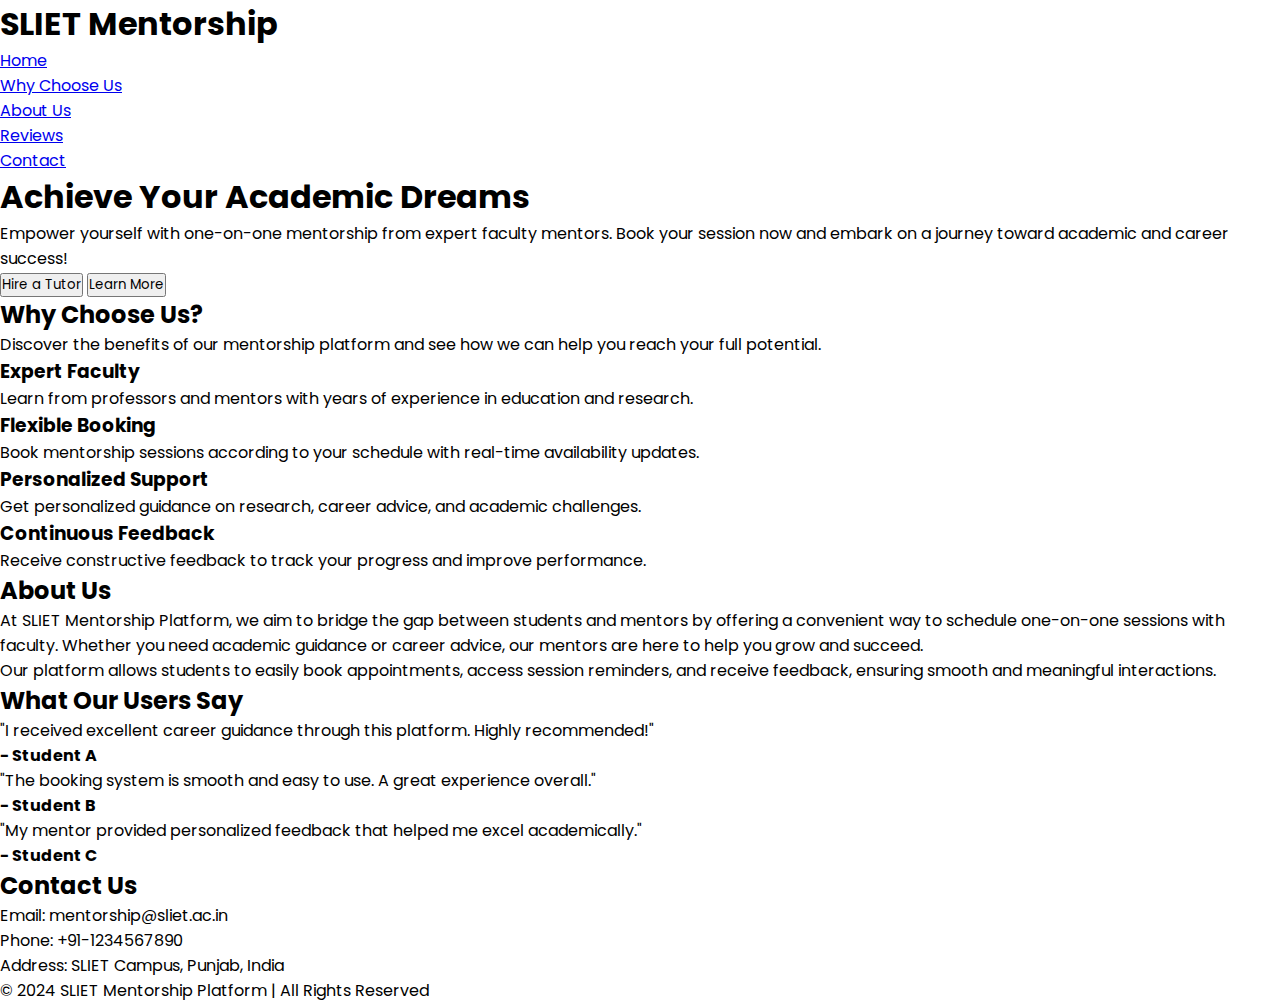
<file: home.html>
<!doctype html>
<html lang="en">
  <head>
    <meta charset="UTF-8" />
    <meta name="viewport" content="width=device-width, initial-scale=1.0" />
    <link rel="stylesheet" href="main.css" />
    <title>SLIET Mentorship Platform</title>
  </head>
  <body>
    <nav class="navbar">
      <div class="nav-logo">
        <h1>SLIET <span class="highlight">Mentorship</span></h1>
      </div>
      <ul class="nav-links">
        <li><a href="#">Home</a></li>
        <li><a href="#why-choose-us">Why Choose Us</a></li>
        <li><a href="#about-us">About Us</a></li>
        <li><a href="#reviews">Reviews</a></li>
        <li><a href="#contact-details">Contact</a></li>
      </ul>
    </nav>

    <header class="section-a">
      <div class="a-content">
        <h1>Achieve Your Academic <span class="highlight">Dreams</span></h1>
        <p>
          Empower yourself with one-on-one mentorship from expert faculty
          mentors. Book your session now and embark on a journey toward academic
          and career success!
        </p>
        <div class="a-buttons">
          <button onclick="redirectToLogin()">Hire a Tutor</button>
          <button onclick="redirectToLearnMore()">Learn More</button>
        </div>
      </div>
      <div class="a-image"></div>
    </header>

    <section id="why-choose-us" class="why-choose-us">
      <h2>Why Choose Us?</h2>
      <p class="section-subtitle">
        Discover the benefits of our mentorship platform and see how we can help
        you reach your full potential.
      </p>
      <div class="grid-container">
        <div class="card">
          <h3>Expert Faculty</h3>
          <p>
            Learn from professors and mentors with years of experience in
            education and research.
          </p>
        </div>
        <div class="card">
          <h3>Flexible Booking</h3>
          <p>
            Book mentorship sessions according to your schedule with real-time
            availability updates.
          </p>
        </div>
        <div class="card">
          <h3>Personalized Support</h3>
          <p>
            Get personalized guidance on research, career advice, and academic
            challenges.
          </p>
        </div>
        <div class="card">
          <h3>Continuous Feedback</h3>
          <p>
            Receive constructive feedback to track your progress and improve
            performance.
          </p>
        </div>
      </div>
    </section>

    <section id="about-us" class="about-us">
      <h2>About Us</h2>
      <p>
        At SLIET Mentorship Platform, we aim to bridge the gap between students
        and mentors by offering a convenient way to schedule one-on-one sessions
        with faculty. Whether you need academic guidance or career advice, our
        mentors are here to help you grow and succeed.
      </p>
      <p>
        Our platform allows students to easily book appointments, access session
        reminders, and receive feedback, ensuring smooth and meaningful
        interactions.
      </p>
    </section>

    <section id="reviews" class="reviews">
      <h2>What Our Users Say</h2>
      <div class="grid-container">
        <div class="card">
          <p>
            "I received excellent career guidance through this platform. Highly
            recommended!"
          </p>
          <h4>- Student A</h4>
        </div>
        <div class="card">
          <p>
            "The booking system is smooth and easy to use. A great experience
            overall."
          </p>
          <h4>- Student B</h4>
        </div>
        <div class="card">
          <p>
            "My mentor provided personalized feedback that helped me excel
            academically."
          </p>
          <h4>- Student C</h4>
        </div>
      </div>
    </section>

    <section id="contact-details" class="contact-details">
      <h2>Contact Us</h2>
      <div class="contact-info">
        <p>Email: mentorship@sliet.ac.in</p>
        <p>Phone: +91-1234567890</p>
        <p>Address: SLIET Campus, Punjab, India</p>
      </div>
    </section>

    <footer>
      <p>&copy; 2024 SLIET Mentorship Platform | All Rights Reserved</p>
    </footer>
  </body>
</html>
</file>
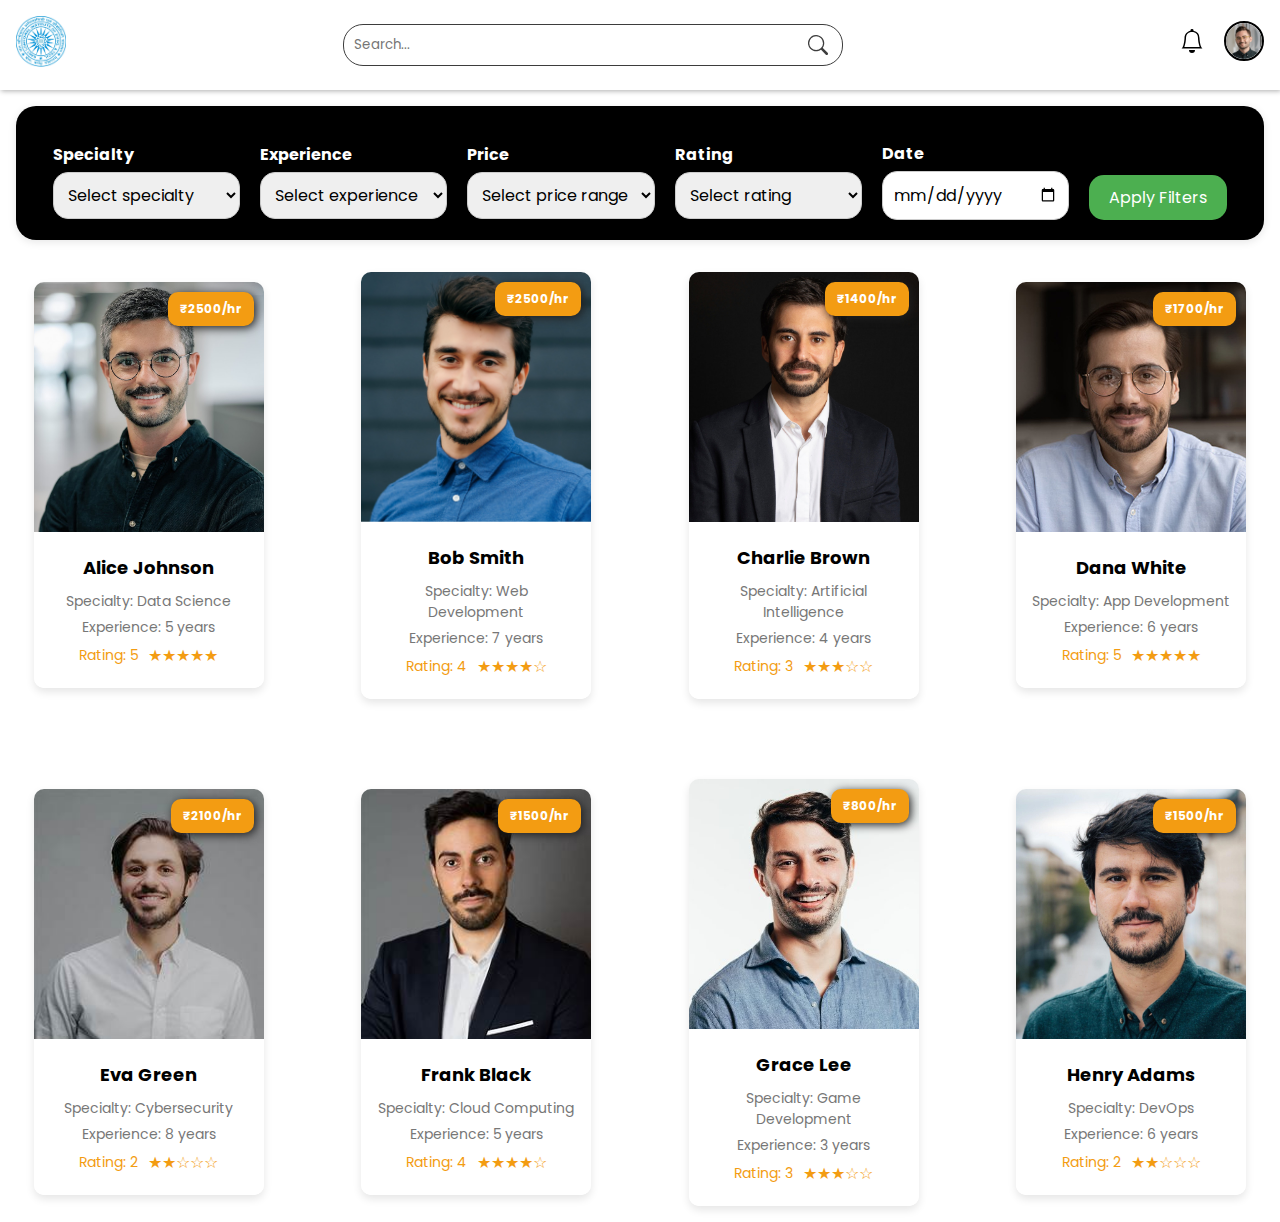
<file: listing.html>
<!doctype html>
<html lang="en">
    <head>
        <meta charset="UTF-8" />
        <meta name="viewport" content="width=device-width, initial-scale=1.0" />
        <title>Find Mentor</title>
        <link rel="stylesheet" href="main.css" />
        <link rel="stylesheet" href="listing.css" />
    </head>

    <body>
        <header>
            <div class="logo">
                <a href="index.html"><img src="Assets/logo.jpg" id="logo" alt="Logo"> </a>
            </div>

            <div class="search-bar">
                <input type="text" id="search" placeholder="Search..." />
                <label for="search">
                    <img src="Assets/search.svg" id="search-icon" />
                </label>
            </div>

            <div class="header-icons">
                <div class="notification">
                    <img
                        src="Assets/bell.svg"
                        id="notification-icon"
                        alt="Notifications"
                    />
                    <div class="notification-dropdown">
                        <p>No new notifications</p>
                    </div>
                </div>

                <div class="profile">
                    <img
                        src="Assets/profile.png"
                        alt="Profile Picture"
                        class="profile-pic"
                    />
                    <div class="profile-dropdown">
                        <a href="#">Profile</a>
                        <a href="#" id="logout-btn"
                            >Logout <img src="Assets/logout.png" id="logout-door"
                        /></a>
                    </div>
                </div>
            </div>
        </header>

        <!-- Filter Section -->
        <section id="filter-section">
            <img src="Assets/funnel.svg" id="filter-icon" alt="Filter" />
            <div id="filter-container">
                <div class="filter-item">
                    <label for="specialty">Specialty</label>
                    <select id="specialty">
                        <option value="" disabled selected>
                            Select specialty
                        </option>
                        <option value="Data Science">Data Science</option>
                        <option value="Web Development">Web Development</option>
                        <option value="Artificial Intelligence">
                            Artificial Intelligence
                        </option>
                        <option value="Cybersecurity">Cybersecurity</option>
                        <option value="App Development">App Development</option>
                        <option value="Cloud Computing">Cloud Computing</option>
                        <option value="DevOps">DevOps</option>
                        <option value="Game Development">
                            Game Development
                        </option>
                    </select>
                </div>

                <div class="filter-item">
                    <label for="experience">Experience</label>
                    <select id="experience">
                        <option value="" disabled selected>
                            Select experience level
                        </option>
                        <option value="0-1">0-1 years</option>
                        <option value="1-3">1-3 years</option>
                        <option value="3-5">3-5 years</option>
                        <option value="5+">5+ years</option>
                    </select>
                </div>

                <div class="filter-item">
                    <label for="price">Price</label>
                    <select id="price">
                        <option value="" disabled selected>
                            Select price range
                        </option>
                        <option value="0-50">₹0 - ₹500</option>
                        <option value="50-100">₹501 - ₹1000</option>
                        <option value="100-200">₹1001 - ₹2000</option>
                        <option value="200+">₹2000+</option>
                    </select>
                </div>

                <div class="filter-item">
                    <label for="rating">Rating</label>
                    <select id="rating">
                        <option value="" disabled selected>
                            Select rating
                        </option>
                        <option value="1">⭐</option>
                        <option value="2">⭐⭐</option>
                        <option value="3">⭐⭐⭐</option>
                        <option value="4">⭐⭐⭐⭐</option>
                        <option value="5">⭐⭐⭐⭐⭐</option>
                    </select>
                </div>

                <div class="filter-item">
                    <label for="date">Date</label>
                    <input type="date" id="date" min="" />
                </div>

                <button class="filter-button">Apply Filters</button>
            </div>
        </section>

        <!-- Mentors Section -->
        <section id="mentors-section"></section>
    </body>
    <script src="listing.js"></script>
</html>
</file>
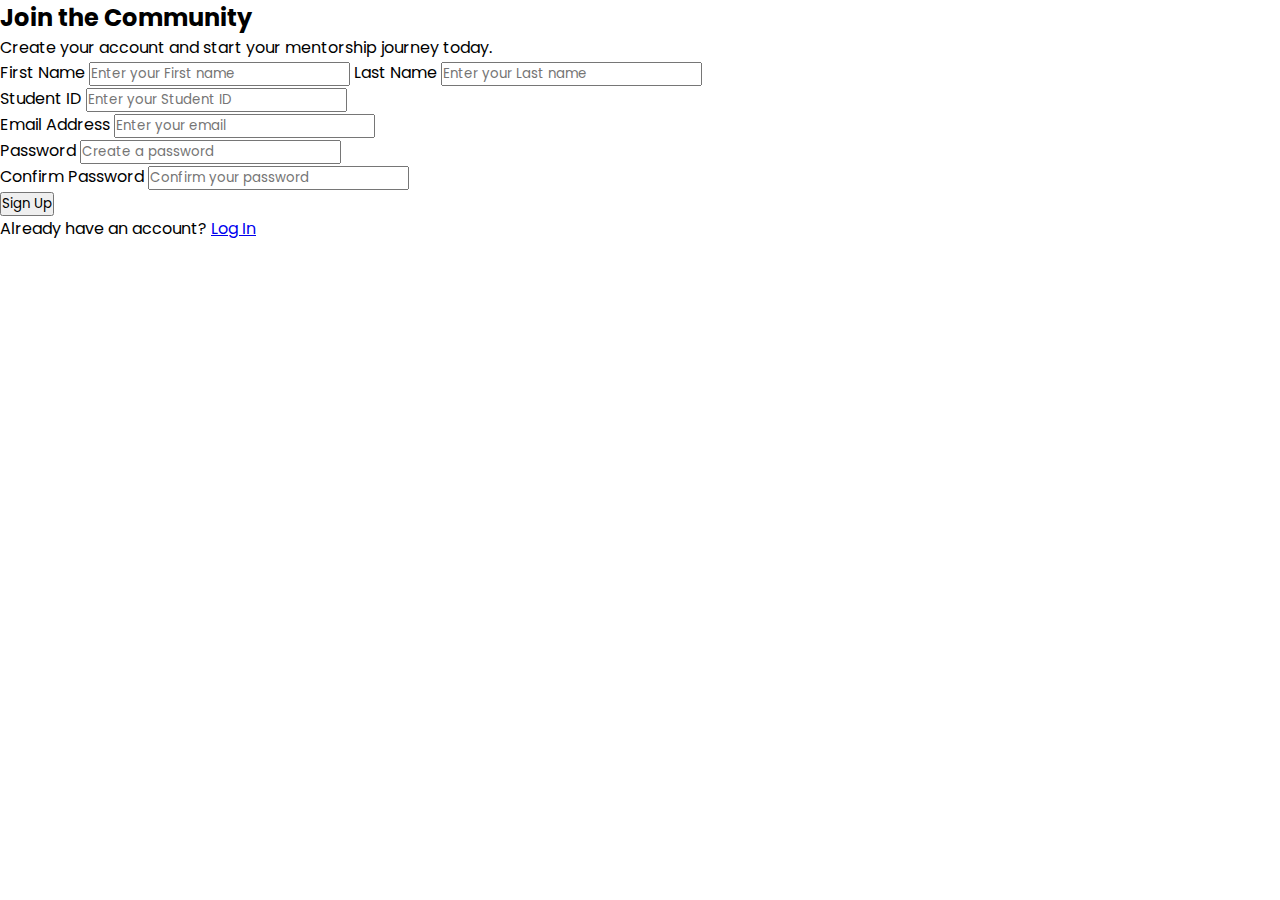
<file: studentSignup.html>
<!doctype html>
<html lang="en">
    <head>
        <meta charset="UTF-8" />
        <meta http-equiv="X-UA-Compatible" content="IE=edge" />
        <meta name="viewport" content="width=device-width, initial-scale=1.0" />
        <link rel="stylesheet" href="main.css" />
        <title>Student Sign Up</title>
    </head>
    <body>
        <div class="signup">
            <div class="signup-card">
                <div class="signup-banner">
                    <!-- <img src="" alt=""> -->
                </div>
                <div class="signup-content">
                    <h2>Join the Community</h2>
                    <p>
                        Create your account and start your mentorship journey
                        today.
                    </p>

                    <form>
                        <div class="group">
                            <span class="a">
                                <label for="fname">First Name</label>
                                <input
                                    type="text"
                                    id="fname"
                                    placeholder="Enter your First name"
                                    required
                                />
                            </span>
                            <span class="a">
                                <label for="lname">Last Name</label>
                                <input
                                    type="text"
                                    id="lname"
                                    placeholder="Enter your Last name"
                                    required
                                />
                            </span>
                        </div>

                        <div class="group">
                            <label for="student-id">Student ID</label>
                            <input
                                type="text"
                                id="student-id"
                                placeholder="Enter your Student ID"
                                required
                            />
                        </div>

                        <div class="group">
                            <label for="email">Email Address</label>
                            <input
                                type="email"
                                id="email"
                                placeholder="Enter your email"
                                required
                            />
                        </div>

                        <div class="group">
                            <label for="password">Password</label>
                            <input
                                type="password"
                                id="password"
                                placeholder="Create a password"
                                required
                            />
                        </div>

                        <div class="group">
                            <label for="confirm-password"
                                >Confirm Password</label
                            >
                            <input
                                type="password"
                                id="confirm-password"
                                placeholder="Confirm your password"
                                required
                            />
                        </div>

                        <button type="submit" class="signup-btn">
                            Sign Up
                        </button>
                    </form>

                    <p class="signup-text">
                        Already have an account?
                        <a href="studentLogin.html">Log In</a>
                    </p>
                </div>
            </div>
        </div>
    </body>
</html>
</file>
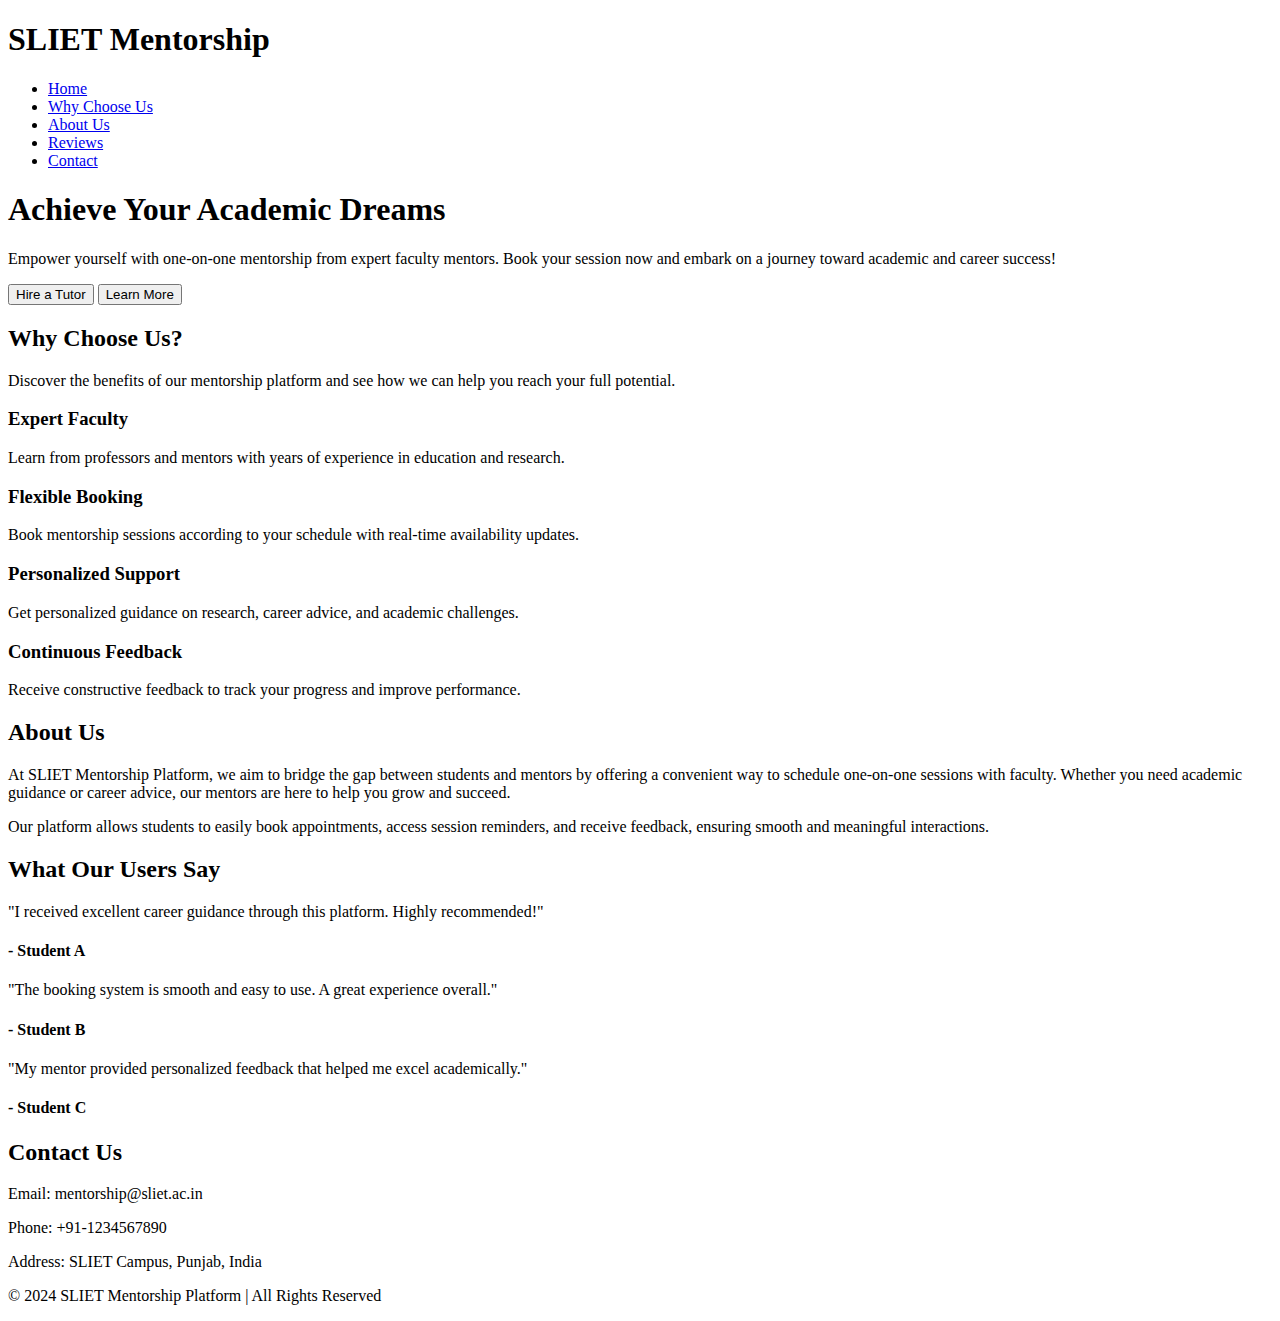
<file: HTML/home.html>
<!doctype html>
<html lang="en">
  <head>
    <meta charset="UTF-8" />
    <meta name="viewport" content="width=device-width, initial-scale=1.0" />
    <title>SLIET Mentorship Platform</title>
  </head>
  <body>
    <nav class="navbar">
      <div class="nav-logo">
        <h1>SLIET <span class="highlight">Mentorship</span></h1>
      </div>
      <ul class="nav-links">
        <li><a href="#">Home</a></li>
        <li><a href="#why-choose-us">Why Choose Us</a></li>
        <li><a href="#about-us">About Us</a></li>
        <li><a href="#reviews">Reviews</a></li>
        <li><a href="#contact-details">Contact</a></li>
      </ul>
    </nav>

    <header class="section-a">
      <div class="a-content">
        <h1>Achieve Your Academic <span class="highlight">Dreams</span></h1>
        <p>
          Empower yourself with one-on-one mentorship from expert faculty
          mentors. Book your session now and embark on a journey toward academic
          and career success!
        </p>
        <div class="a-buttons">
          <button onclick="redirectToLogin()">Hire a Tutor</button>
          <button onclick="redirectToLearnMore()">Learn More</button>
        </div>
      </div>
      <div class="a-image"></div>
    </header>

    <section id="why-choose-us" class="why-choose-us">
      <h2>Why Choose Us?</h2>
      <p class="section-subtitle">
        Discover the benefits of our mentorship platform and see how we can help
        you reach your full potential.
      </p>
      <div class="grid-container">
        <div class="card">
          <h3>Expert Faculty</h3>
          <p>
            Learn from professors and mentors with years of experience in
            education and research.
          </p>
        </div>
        <div class="card">
          <h3>Flexible Booking</h3>
          <p>
            Book mentorship sessions according to your schedule with real-time
            availability updates.
          </p>
        </div>
        <div class="card">
          <h3>Personalized Support</h3>
          <p>
            Get personalized guidance on research, career advice, and academic
            challenges.
          </p>
        </div>
        <div class="card">
          <h3>Continuous Feedback</h3>
          <p>
            Receive constructive feedback to track your progress and improve
            performance.
          </p>
        </div>
      </div>
    </section>

    <section id="about-us" class="about-us">
      <h2>About Us</h2>
      <p>
        At SLIET Mentorship Platform, we aim to bridge the gap between students
        and mentors by offering a convenient way to schedule one-on-one sessions
        with faculty. Whether you need academic guidance or career advice, our
        mentors are here to help you grow and succeed.
      </p>
      <p>
        Our platform allows students to easily book appointments, access session
        reminders, and receive feedback, ensuring smooth and meaningful
        interactions.
      </p>
    </section>

    <section id="reviews" class="reviews">
      <h2>What Our Users Say</h2>
      <div class="grid-container">
        <div class="card">
          <p>
            "I received excellent career guidance through this platform. Highly
            recommended!"
          </p>
          <h4>- Student A</h4>
        </div>
        <div class="card">
          <p>
            "The booking system is smooth and easy to use. A great experience
            overall."
          </p>
          <h4>- Student B</h4>
        </div>
        <div class="card">
          <p>
            "My mentor provided personalized feedback that helped me excel
            academically."
          </p>
          <h4>- Student C</h4>
        </div>
      </div>
    </section>

    <section id="contact-details" class="contact-details">
      <h2>Contact Us</h2>
      <div class="contact-info">
        <p>Email: mentorship@sliet.ac.in</p>
        <p>Phone: +91-1234567890</p>
        <p>Address: SLIET Campus, Punjab, India</p>
      </div>
    </section>

    <footer>
      <p>&copy; 2024 SLIET Mentorship Platform | All Rights Reserved</p>
    </footer>
  </body>
</html>
</file>
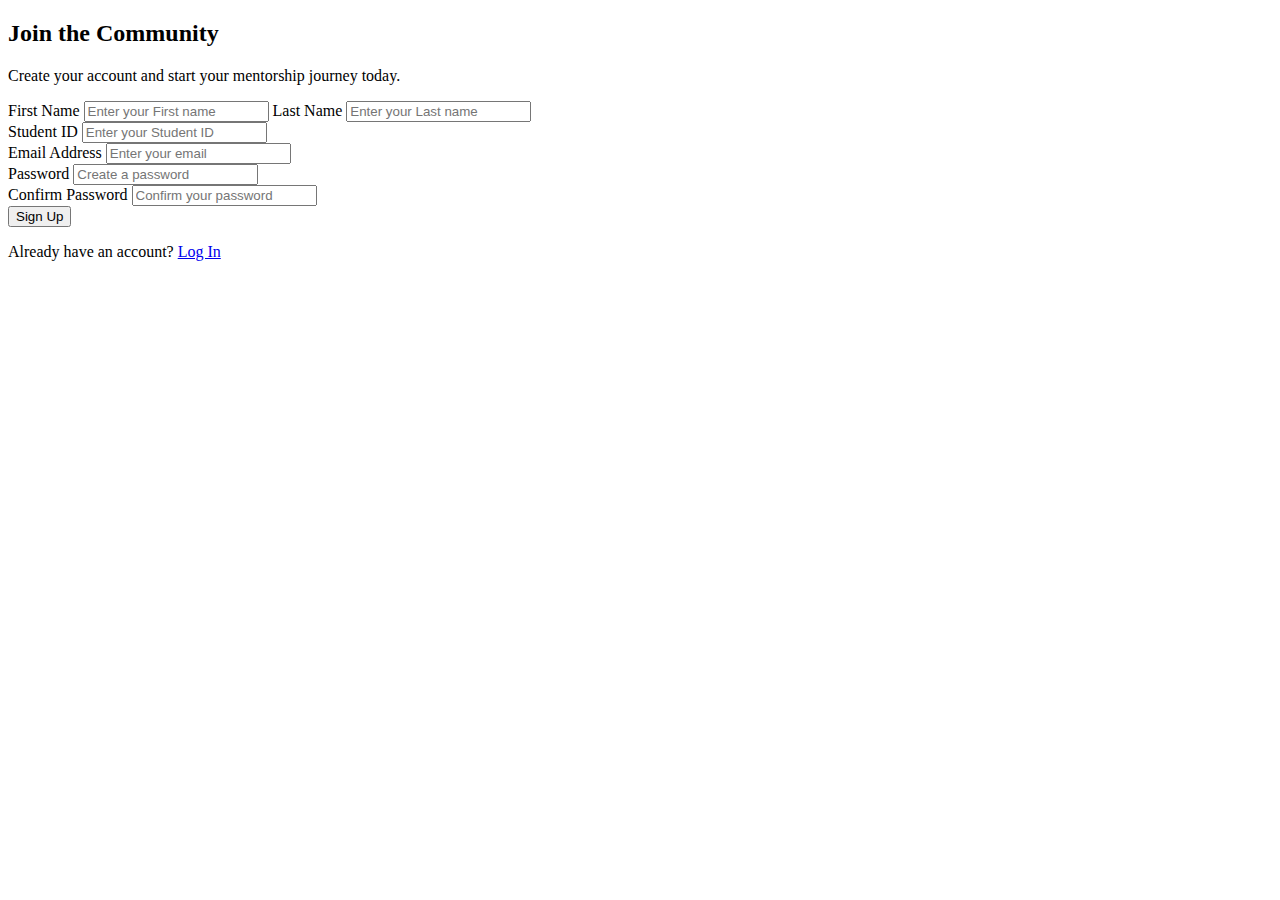
<file: HTML/studentSignup.html>
<!DOCTYPE html>
<html lang="en">
<head>
  <meta charset="UTF-8">
  <meta http-equiv="X-UA-Compatible" content="IE=edge">
  <meta name="viewport" content="width=device-width, initial-scale=1.0">
  <title>Student Sign Up</title>
</head>
<body>
    <div class="signup">
      <div class="signup-card">
        <div class="signup-banner">
          <!-- <img src="" alt=""> -->
        </div>
        <div class="signup-content">
          <h2>Join the Community</h2>
          <p>Create your account and start your mentorship journey today.</p>

                <form>
                    <div class="group">
                        <span class="a">
                        <label for="fname">First Name</label>
                        <input type="text" id="fname" placeholder="Enter your First name" required>
                        </span>
                        <span class="a">
                        <label for="lname">Last Name</label>
                        <input type="text" id="lname" placeholder="Enter your Last name" required>
                        </span>
                    </div>

                    <div class="group">
                        <label for="student-id">Student ID</label>
                        <input type="text" id="student-id" placeholder="Enter your Student ID" required>
                    </div>

                    <div class="group">
                        <label for="email">Email Address</label>
                        <input type="email" id="email" placeholder="Enter your email" required>
                    </div>

                    <div class="group">
                        <label for="password">Password</label>
                        <input type="password" id="password" placeholder="Create a password" required>
                    </div>

                    <div class="group">
                        <label for="confirm-password">Confirm Password</label>
                        <input type="password" id="confirm-password" placeholder="Confirm your password" required>
                    </div>

                    <button type="submit" class="signup-btn">Sign Up</button>
                </form>

                <p class="signup-text">
                    Already have an account? <a href="studentLogin.html">Log In</a>
                </p>
        </div>
      </div>
    </div>
</body>
</html>
</file>
<file: main.css>
@import url('https://fonts.googleapis.com/css2?family=Poppins:ital,wght@0,100;0,200;0,300;0,400;0,500;0,600;0,700;0,800;0,900;1,100;1,200;1,300;1,400;1,500;1,600;1,700;1,800;1,900&display=swap');

* {
  margin: 0;
  padding: 0;
  font-family: "Poppins", sans-serif;
  box-sizing: border-box;
}
</file>
<file: listing.css>
header {
    display: flex;
    justify-content: space-between;
    align-items: center;
    padding: 1em;
    box-shadow: 1px 1px 5px #adadad;
    background-color: white;
    position: sticky;
    z-index: 10;
    top: 0;
}

#logo {
    width: 50px;
}

.search-bar {
    display: flex;
    align-items: center;
    justify-content: space-between;
}

.search-bar>label {
    display: flex;
    align-items: center;
    justify-content: center;
}

#search-icon {
    margin: 10px;
    height: 20px;
    position: relative;
    right: 45px;
}

.search-bar input {
    padding: 10px;
    width: 500px;
    border-radius: 20px;
    border: 1px solid #3d3d3d;
}

.header-icons {
    display: flex;
    align-items: center;
}

.notification,
.profile {
    position: relative;
    margin-left: 20px;
    cursor: pointer;
}

.profile-pic {
    width: 40px;
    height: 40px;
    border-radius: 50%;
    border: 2px solid black;
}

.notification-dropdown,
.profile-dropdown {
    display: none;
    position: absolute;
    top: 50px;
    right: 0;
    background-color: white;
    border-radius: 5px;
    box-shadow: 0 2px 8px rgba(0, 0, 0, 0.1);
    z-index: 10;
}

.notification-dropdown p,
.profile-dropdown a {
    padding: 10px;
    display: block;
    color: #333;
    text-decoration: none;
    width: 175px;
}

.profile-dropdown a:hover,
.notification-dropdown p:hover {
    background-color: #f0f0f0;
}

/* Show dropdown on hover */
.notification.active .notification-dropdown,
.profile.active .profile-dropdown {
    display: block;
}

/* Notification bell icon */
#notification-icon {
    height: 1.5em;
}

#logout-btn {
    display: flex;
    align-items: center;
    justify-content: space-between;
    color: #fc2828;
}

#logout-door {
    height: 20px;
}

/* Filter Section */
#filter-section {
    background-color: black;
    margin: 1em;
    padding: 20px 25px;
    border-radius: 20px;
    box-shadow: 0 2px 8px rgba(0, 0, 0, 0.1);
    display: flex;
    flex-direction: column;
    align-items: center;
}

#filter-container {
    display: flex;
    flex-wrap: wrap;
    gap: 20px;
    align-items: center;
    color: white;
    margin-top: 15px;
}

#filter-icon {
    display: none;
    height: 2em;
    cursor: pointer;
}

.filter-item {
    display: flex;
    flex-direction: column;
    flex: 1 1 150px;
}

.filter-item label {
    margin-bottom: 5px;
    font-weight: bold;
}

.filter-item select,
.filter-item input[type="date"] {
    padding: 10px;
    border: 1px solid #ccc;
    border-radius: 15px;
    width: 100%;
    font-size: 16px;
}

.filter-button {
    padding: 10px 20px;
    background-color: #4CAF50;
    color: white;
    border: none;
    border-radius: 15px;
    cursor: pointer;
    font-size: 16px;
    align-self: flex-end;
}

.filter-button:hover {
    background-color: #45a049;
}

#mentors-section {
    display: flex;
    flex-wrap: wrap;
    gap: 80px;
    align-items: center;
    justify-content: space-evenly;
    justify-items: center;
    padding: 1em;
}

.mentor-card {
    width: 230px;
    border-radius: 10px;
    overflow: hidden;
    box-shadow: 0 4px 8px rgba(0, 0, 0, 0.1);
    transition: transform 0.3s ease;
    background-color: white;
}

.mentor-card:hover {
    transform: translateY(-10px);
}

/* Image Container (with absolute price tag) */
.image-container {
    position: relative;
}

.mentor-image {
    width: 100%;
    height: 250px;
    object-fit: cover;
    object-position: top;
}

.price-tag {
    position: absolute;
    top: 10px;
    right: 10px;
    background-color: #f39c12;
    color: white;
    padding: 8px 12px;
    font-size: 12px;
    border-radius: 10px;
    font-weight: bold;
    box-shadow: 2px 2px 10px rgb(33, 33, 33);
}

.mentor-info {
    padding: 15px;
    text-align: center;
    background-color: white;
}

.mentor-name {
    font-size: 18px;
    font-weight: bold;
    margin-bottom: 10px;
}

.mentor-specialty,
.mentor-experience {
    font-size: 14px;
    color: #777;
    margin-bottom: 5px;
}

/* Mentor Rating */
.mentor-rating {
    font-size: 14px;
    color: #f39c12;
    display: flex;
    justify-content: center;
    align-items: center;
}

.mentor-rating .star-rating {
    margin-left: 10px;
    font-size: 16px;
}

.mentor-specialty,
.mentor-experience,
.mentor-price {
    font-size: 14px;
    margin: 5px 0;
}

/* Mentor Rating Styling */
.mentor-rating {
    font-size: 14px;
    color: #f39c12;
    display: flex;
    justify-content: center;
    align-items: center;
    margin-bottom: 5px;
}

.mentor-rating .star-rating {
    margin-left: 10px;
    color: #f39c12;
    font-size: 16px;
}


@media screen and (max-width: 740px) {
    .search-bar input {
        width: 300px;
    }
}

@media screen and (max-width: 575px) {
    .mentor-card {
        width: 60%;
    }

    #filter-section {
        background-color: white;
        box-shadow: 1px 1px 6px gray;
        width: fit-content;
        position: absolute;
        right: 0;
        z-index: 1;
        align-items: flex-end;
    }

    #filter-icon {
        display: inline;
        position: relative;
    }

    #filter-container {
        display: none;
    }

    #search-icon {
        display: none;
    }

    .search-bar input {
        width: 225px;
    }

    #mentors-section {
        margin-top: 100px;
    }
}

@media screen and (max-width: 430px) {
    body {
        font-size: 14px;
    }

    .search-bar input {
        width: 175px;
        margin-left: 5px;
    }

    #logo {
        width: 40px;
    }

    .notification,
    .profile {
        margin-left: 10px;
    }

    .mentor-card {
        width: 300px;
    }

}
</file>
